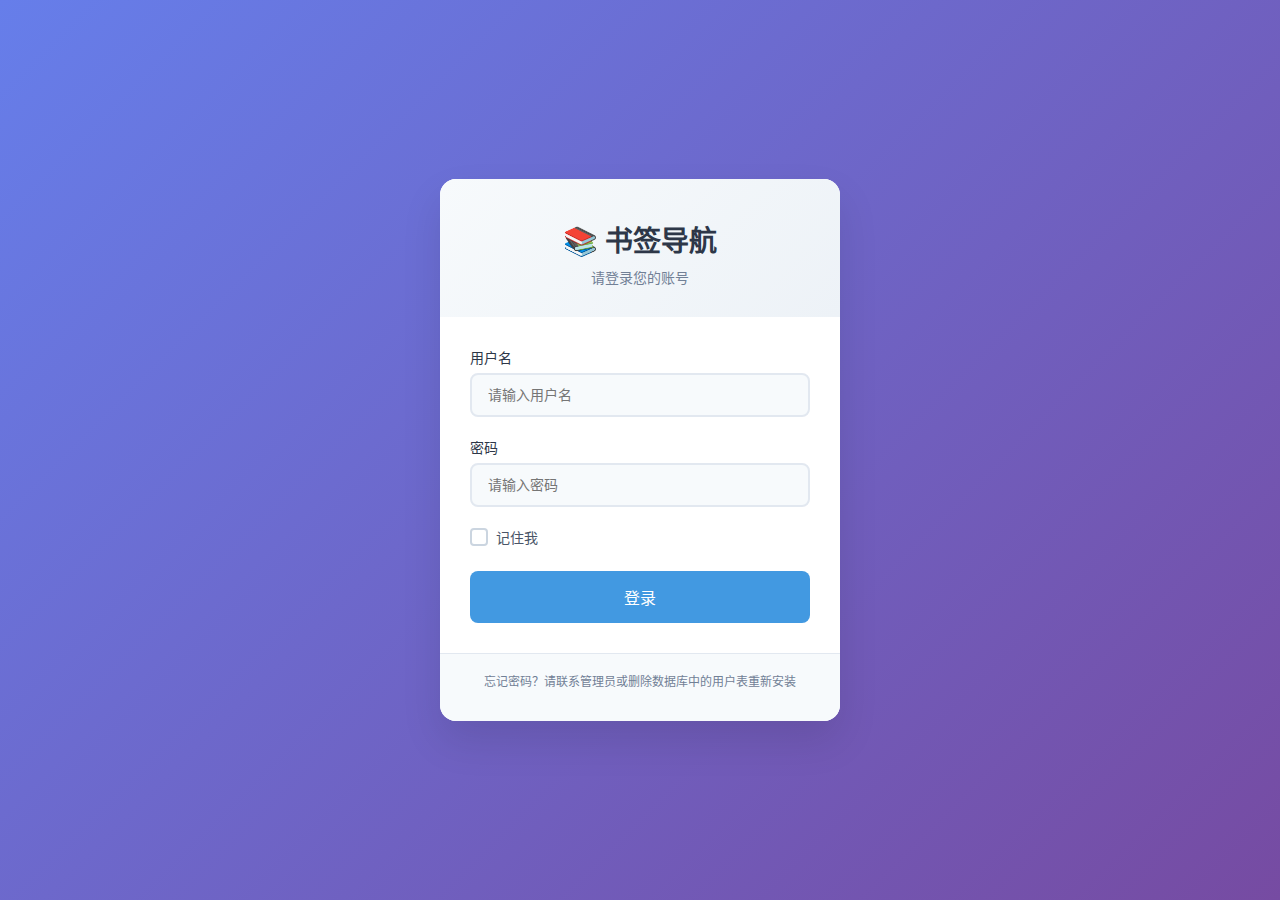
<file: dashboard.html>
<!DOCTYPE html>
<html lang="zh-CN">
<head>
    <meta charset="UTF-8">
    <meta name="viewport" content="width=device-width, initial-scale=1.0">
    <title>书签导航 - 管理后台</title>
    <style>
        * {
            margin: 0;
            padding: 0;
            box-sizing: border-box;
        }

        body {
            font-family: -apple-system, BlinkMacSystemFont, 'Segoe UI', Roboto, sans-serif;
            background-color: #f5f7fa;
            color: #333;
        }

        .header {
            background: white;
            box-shadow: 0 2px 4px rgba(0,0,0,0.1);
            padding: 1rem 2rem;
            display: flex;
            justify-content: space-between;
            align-items: center;
        }

        .logo {
            font-size: 1.5rem;
            font-weight: bold;
            color: #007cba;
        }

        .user-info {
            display: flex;
            align-items: center;
            gap: 1rem;
        }

        .user-name {
            font-weight: 500;
        }

        .btn {
            background: #007cba;
            color: white;
            border: none;
            padding: 0.5rem 1rem;
            border-radius: 4px;
            cursor: pointer;
            text-decoration: none;
            display: inline-block;
        }

        .btn:hover {
            background: #005a87;
        }

        .btn-secondary {
            background: #6c757d;
        }

        .btn-secondary:hover {
            background: #545b62;
        }

        .container {
            max-width: 1200px;
            margin: 2rem auto;
            padding: 0 2rem;
        }

        .dashboard-grid {
            display: grid;
            grid-template-columns: repeat(auto-fit, minmax(300px, 1fr));
            gap: 2rem;
            margin-bottom: 2rem;
        }

        .card {
            background: white;
            border-radius: 8px;
            padding: 1.5rem;
            box-shadow: 0 2px 4px rgba(0,0,0,0.1);
        }

        .card h3 {
            margin-bottom: 1rem;
            color: #333;
        }

        .stats {
            display: flex;
            justify-content: space-between;
            margin-bottom: 1rem;
        }

        .stat-item {
            text-align: center;
        }

        .stat-number {
            font-size: 2rem;
            font-weight: bold;
            color: #007cba;
        }

        .stat-label {
            font-size: 0.9rem;
            color: #666;
        }

        .quick-actions {
            display: flex;
            flex-wrap: wrap;
            gap: 1rem;
        }

        .action-btn {
            flex: 1;
            min-width: 120px;
            padding: 0.75rem;
            text-align: center;
        }

        .recent-list {
            list-style: none;
        }

        .recent-list li {
            padding: 0.5rem 0;
            border-bottom: 1px solid #eee;
            display: flex;
            justify-content: space-between;
            align-items: center;
        }

        .recent-list li:last-child {
            border-bottom: none;
        }

        .status {
            padding: 0.25rem 0.5rem;
            border-radius: 12px;
            font-size: 0.8rem;
            font-weight: 500;
        }

        .status-success {
            background: #d4edda;
            color: #155724;
        }

        .status-warning {
            background: #fff3cd;
            color: #856404;
        }

        .status-error {
            background: #f8d7da;
            color: #721c24;
        }

        .welcome-message {
            background: linear-gradient(135deg, #007cba, #0056b3);
            color: white;
            padding: 2rem;
            border-radius: 8px;
            margin-bottom: 2rem;
            text-align: center;
        }

        .welcome-message h2 {
            margin-bottom: 0.5rem;
        }

        @media (max-width: 768px) {
            .header {
                padding: 1rem;
                flex-direction: column;
                gap: 1rem;
            }

            .container {
                padding: 0 1rem;
            }

            .dashboard-grid {
                grid-template-columns: 1fr;
            }

            .quick-actions {
                flex-direction: column;
            }

            .action-btn {
                min-width: auto;
            }
        }
    </style>
</head>
<body>
    <header class="header">
        <div class="logo">📚 书签导航</div>
        <div class="user-info">
            <span class="user-name" id="user-name">加载中...</span>
            <button class="btn btn-secondary" onclick="logout()">退出登录</button>
        </div>
    </header>

    <div class="container">
        <div class="welcome-message">
            <h2>欢迎回来！</h2>
            <p>管理你的书签导航系统</p>
        </div>

        <div class="dashboard-grid">
            <!-- 统计卡片 -->
            <div class="card">
                <h3>📊 系统统计</h3>
                <div class="stats">
                    <div class="stat-item">
                        <div class="stat-number" id="bookmark-count">-</div>
                        <div class="stat-label">书签数量</div>
                    </div>
                    <div class="stat-item">
                        <div class="stat-number" id="category-count">-</div>
                        <div class="stat-label">分类数量</div>
                    </div>
                    <div class="stat-item">
                        <div class="stat-number" id="user-count">-</div>
                        <div class="stat-label">用户数量</div>
                    </div>
                </div>
                <button class="btn" onclick="refreshStats()">刷新统计</button>
            </div>

            <!-- 快速操作 -->
            <div class="card">
                <h3>⚡ 快速操作</h3>
                <div class="quick-actions">
                    <button class="btn action-btn" onclick="addBookmark()">添加书签</button>
                    <button class="btn action-btn" onclick="addCategory()">添加分类</button>
                    <button class="btn action-btn" onclick="importBookmarks()">导入书签</button>
                    <button class="btn action-btn" onclick="exportBookmarks()">导出书签</button>
                </div>
            </div>

            <!-- 系统状态 -->
            <div class="card">
                <h3>🔧 系统状态</h3>
                <ul class="recent-list">
                    <li>
                        <span>数据库连接</span>
                        <span class="status status-success" id="db-status">正常</span>
                    </li>
                    <li>
                        <span>系统版本</span>
                        <span>v1.0.0</span>
                    </li>
                    <li>
                        <span>最后更新</span>
                        <span id="last-update">-</span>
                    </li>
                </ul>
            </div>

            <!-- 最近活动 -->
            <div class="card">
                <h3>📝 最近活动</h3>
                <ul class="recent-list" id="recent-activities">
                    <li>系统初始化完成</li>
                    <li>管理员账号创建成功</li>
                    <li>数据库表创建完成</li>
                </ul>
            </div>
        </div>
    </div>

    <script src="/js/utils/database.js"></script>
    <script>
        // 检查登录状态
        function checkAuth() {
            const token = localStorage.getItem('auth_token');
            const userInfo = localStorage.getItem('user_info');

            if (!token || !userInfo) {
                alert('请先登录');
                window.location.href = '/login.html';
                return false;
            }

            try {
                const user = JSON.parse(userInfo);
                document.getElementById('user-name').textContent = user.username;
                return true;
            } catch (error) {
                console.error('用户信息解析失败:', error);
                logout();
                return false;
            }
        }

        // 退出登录
        function logout() {
            localStorage.removeItem('auth_token');
            localStorage.removeItem('user_info');
            localStorage.removeItem('remember_login');
            alert('已退出登录');
            window.location.href = '/login.html';
        }

        // 刷新统计数据
        async function refreshStats() {
            try {
                // 检查数据库状态
                const dbStatus = await window.dbMonitor.getStatusSummary();

                // 更新数据库状态显示
                const dbStatusEl = document.getElementById('db-status');
                if (dbStatus.status === 'healthy') {
                    dbStatusEl.textContent = '正常';
                    dbStatusEl.className = 'status status-success';
                } else if (dbStatus.status === 'incomplete') {
                    dbStatusEl.textContent = `不完整 (${dbStatus.completeness}%)`;
                    dbStatusEl.className = 'status status-warning';

                    // 自动跳转到修复页面
                    console.warn('检测到数据库不完整，准备自动跳转到修复页面');
                    setTimeout(() => {
                        if (confirm(`数据库不完整 (${dbStatus.completeness}%)，缺失表: ${dbStatus.missingTables ? dbStatus.missingTables.join(', ') : '未知'}\\n\\n是否立即修复？`)) {
                            const missingTables = dbStatus.missingTables || [];
                            const repairUrl = `/setup.html?mode=repair&missing=${encodeURIComponent(JSON.stringify(missingTables))}`;
                            window.location.href = repairUrl;
                        }
                    }, 1000); // 延迟1秒显示确认对话框
                } else {
                    dbStatusEl.textContent = '异常';
                    dbStatusEl.className = 'status status-error';
                }

                // 这里可以调用 API 获取真实统计数据
                // 暂时使用模拟数据
                document.getElementById('bookmark-count').textContent = '0';
                document.getElementById('category-count').textContent = '0';
                document.getElementById('user-count').textContent = '1';
                document.getElementById('last-update').textContent = new Date().toLocaleString();
            } catch (error) {
                console.error('刷新统计失败:', error);
                // 如果监控失败，显示错误状态
                const dbStatusEl = document.getElementById('db-status');
                dbStatusEl.textContent = '检查失败';
                dbStatusEl.className = 'status status-error';
            }
        }

        // 快速操作函数（暂时显示提示）
        function addBookmark() {
            alert('添加书签功能开发中...');
        }

        function addCategory() {
            alert('添加分类功能开发中...');
        }

        function importBookmarks() {
            alert('导入书签功能开发中...');
        }

        function exportBookmarks() {
            alert('导出书签功能开发中...');
        }

        // 页面加载时初始化
        document.addEventListener('DOMContentLoaded', () => {
            if (checkAuth()) {
                refreshStats();

                // 启动数据库监控
                window.dbMonitor.startMonitoring(60000, (result) => {
                    if (result.status === 'incomplete') {
                        console.warn('数据库监控检测到表缺失:', result.missingTables);

                        // 更新界面显示
                        refreshStats();

                        // 显示修复通知并提供自动跳转
                        if (result.missingTables && result.missingTables.length > 0) {
                            const notification = document.createElement('div');
                            notification.style.cssText = `
                                position: fixed;
                                top: 20px;
                                right: 20px;
                                background: #fff3cd;
                                border: 1px solid #ffeaa7;
                                padding: 15px;
                                border-radius: 8px;
                                box-shadow: 0 4px 12px rgba(0,0,0,0.15);
                                z-index: 1000;
                                max-width: 350px;
                            `;

                            const missingTablesStr = result.missingTables.join(', ');
                            const repairUrl = `/setup.html?mode=repair&missing=${encodeURIComponent(JSON.stringify(result.missingTables))}`;

                            notification.innerHTML = `
                                <h4 style="color: #856404; margin: 0 0 10px 0;">⚠️ 数据库监控警告</h4>
                                <p style="color: #856404; margin: 0 0 10px 0;">检测到缺失的数据库表: ${missingTablesStr}</p>
                                <p style="color: #856404; margin: 0 0 10px 0; font-size: 12px;">完整性: ${result.completeness}%</p>
                                <button onclick="window.location.href='${repairUrl}'; this.parentElement.remove();"
                                        style="background: #856404; color: white; border: none; padding: 8px 12px; border-radius: 4px; cursor: pointer; font-weight: bold;">
                                    🔧 立即修复
                                </button>
                                <button onclick="this.parentElement.remove();"
                                        style="background: #6c757d; color: white; border: none; padding: 8px 12px; border-radius: 4px; cursor: pointer; margin-left: 5px;">
                                    稍后处理
                                </button>
                            `;
                            document.body.appendChild(notification);

                            // 15秒后自动消失
                            setTimeout(() => {
                                if (notification.parentElement) {
                                    notification.remove();
                                }
                            }, 15000);
                        }
                    }
                });
            }
        });
    </script>
</body>
</html>
</file>
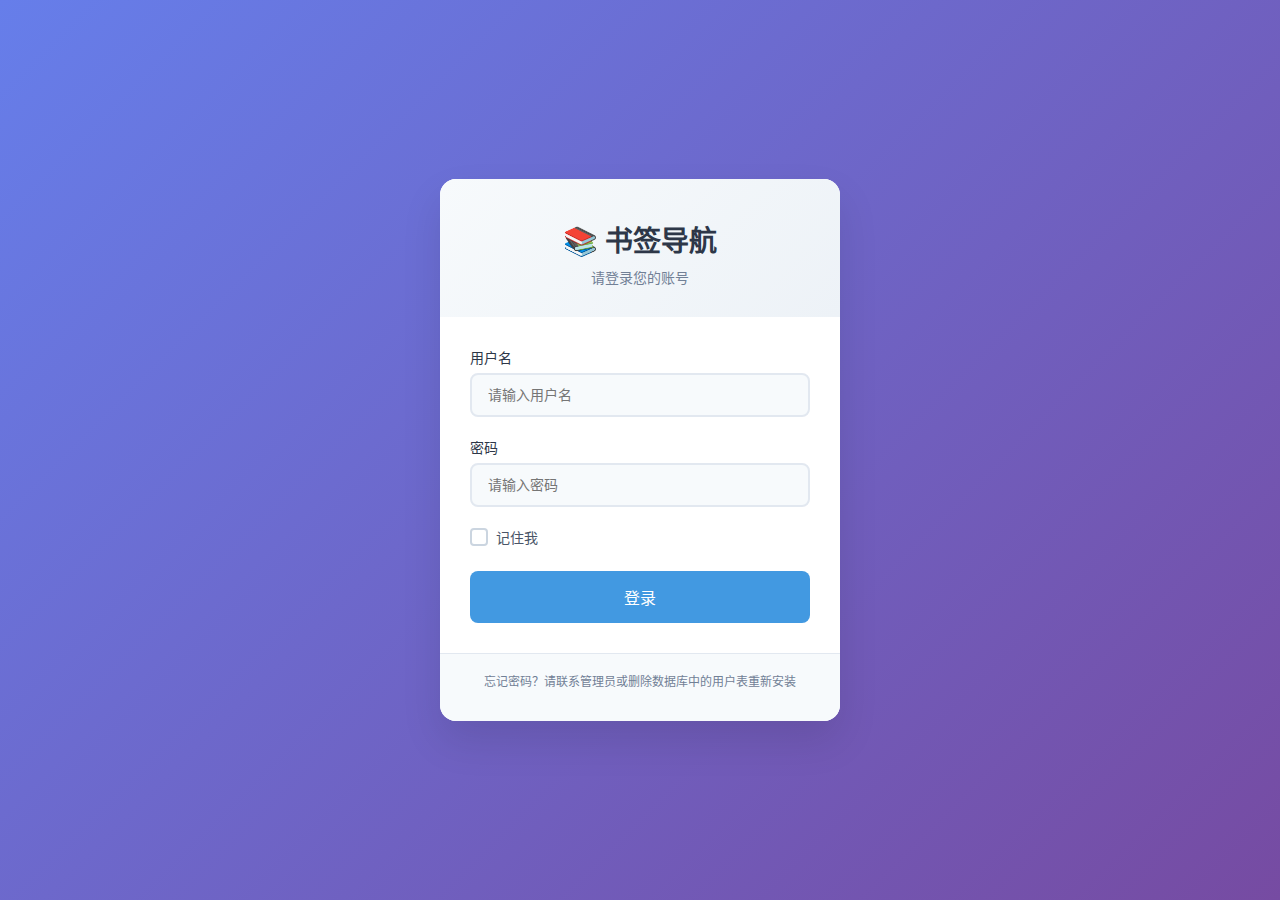
<file: login.html>
<!DOCTYPE html>
<html lang="zh-CN">
<head>
    <meta charset="UTF-8">
    <meta name="viewport" content="width=device-width, initial-scale=1.0">
    <title>登录 - 书签导航</title>
    <link rel="stylesheet" href="/css/login.css">
</head>
<body>
    <div class="login-container">
        <div class="login-card">
            <div class="login-header">
                <h1>📚 书签导航</h1>
                <p>请登录您的账号</p>
            </div>

            <form class="login-form" id="login-form">
                <div class="form-group">
                    <label for="username">用户名</label>
                    <input type="text" id="username" name="username" required
                           placeholder="请输入用户名" autocomplete="username">
                </div>

                <div class="form-group">
                    <label for="password">密码</label>
                    <input type="password" id="password" name="password" required
                           placeholder="请输入密码" autocomplete="current-password">
                </div>

                <div class="form-options">
                    <label class="checkbox-label">
                        <input type="checkbox" id="remember" name="remember">
                        <span class="checkmark"></span>
                        记住我
                    </label>
                </div>

                <button type="submit" class="login-btn" id="login-btn">
                    <span class="btn-text">登录</span>
                    <span class="btn-loading hidden">
                        <div class="spinner"></div>
                        登录中...
                    </span>
                </button>

                <div class="error-message hidden" id="error-message">
                    <div class="error-icon">⚠️</div>
                    <span id="error-text">登录失败，请检查用户名和密码</span>
                </div>
            </form>

            <div class="login-footer">
                <p>忘记密码？请联系管理员或删除数据库中的用户表重新安装</p>
            </div>
        </div>
    </div>

    <script src="/js/login.js"></script>
</body>
</html>
</file>
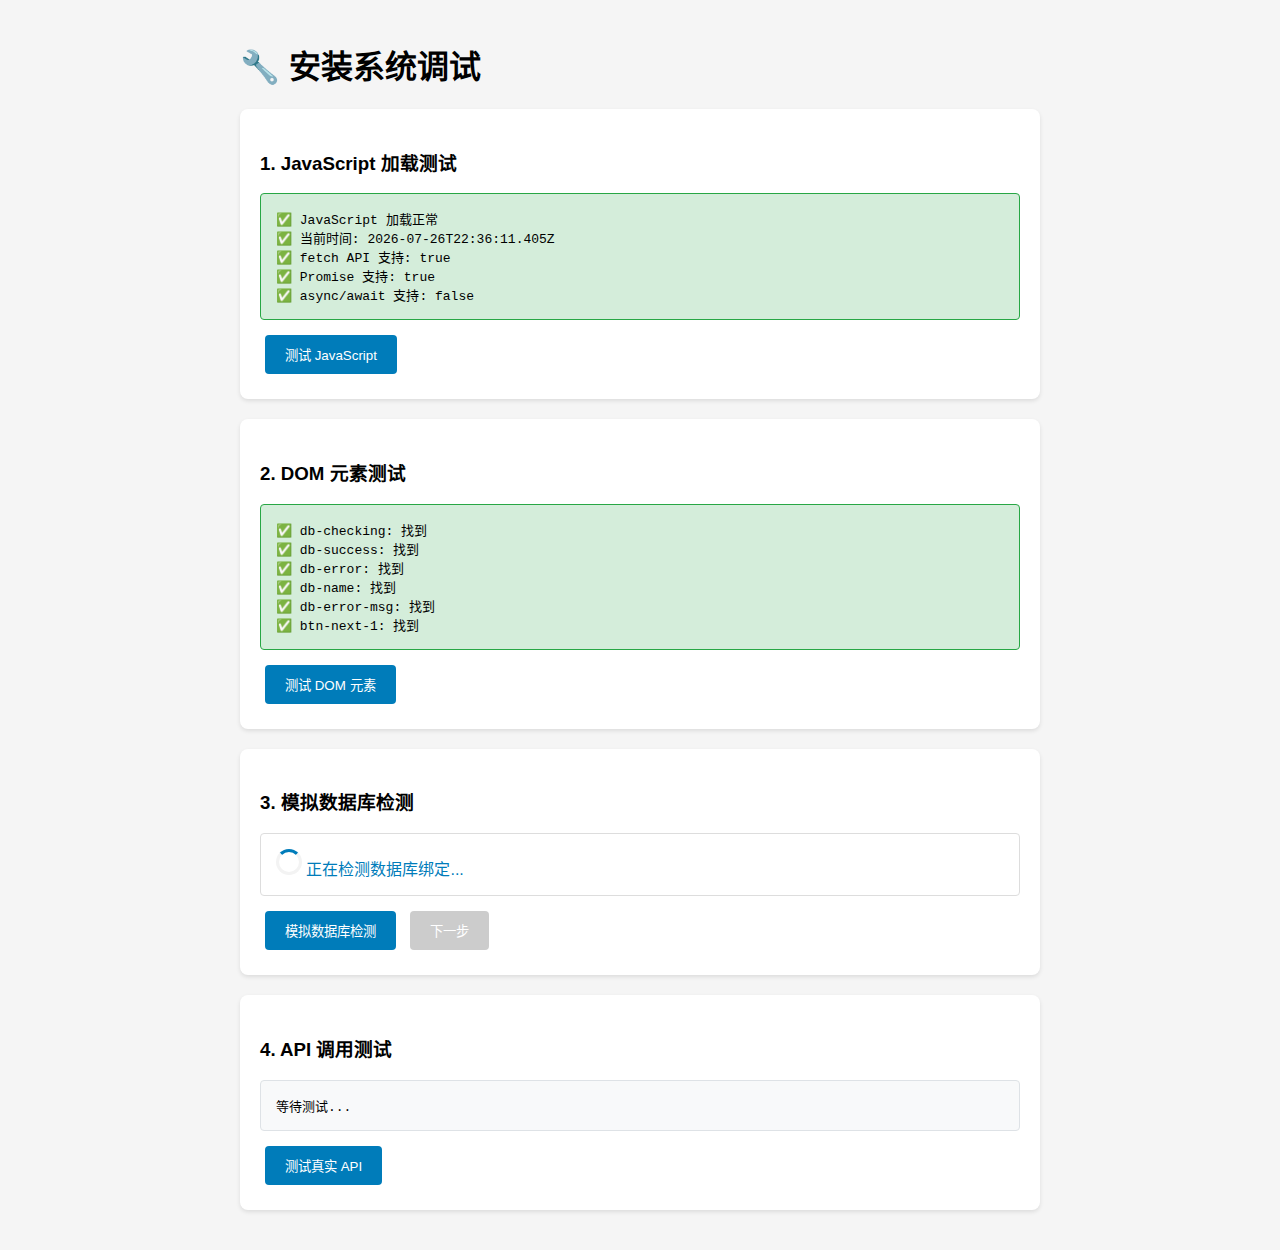
<file: setup-debug.html>
<!DOCTYPE html>
<html lang="zh-CN">
<head>
    <meta charset="UTF-8">
    <meta name="viewport" content="width=device-width, initial-scale=1.0">
    <title>安装调试页面</title>
    <style>
        body {
            font-family: Arial, sans-serif;
            max-width: 800px;
            margin: 0 auto;
            padding: 20px;
            background-color: #f5f5f5;
        }
        .debug-section {
            background: white;
            padding: 20px;
            margin: 20px 0;
            border-radius: 8px;
            box-shadow: 0 2px 4px rgba(0,0,0,0.1);
        }
        .btn {
            background: #007cba;
            color: white;
            border: none;
            padding: 10px 20px;
            border-radius: 4px;
            cursor: pointer;
            margin: 5px;
        }
        .btn:hover {
            background: #005a87;
        }
        .btn:disabled {
            background: #ccc;
            cursor: not-allowed;
        }
        .result {
            background: #f8f9fa;
            border: 1px solid #dee2e6;
            border-radius: 4px;
            padding: 15px;
            margin: 10px 0;
            white-space: pre-wrap;
            font-family: monospace;
            max-height: 300px;
            overflow-y: auto;
        }
        .success { border-color: #28a745; background-color: #d4edda; }
        .error { border-color: #dc3545; background-color: #f8d7da; }
        .loading { color: #007cba; }
        .status-box {
            border: 1px solid #ddd;
            border-radius: 4px;
            padding: 15px;
            margin: 10px 0;
        }
        .hidden { display: none; }
        .spinner {
            display: inline-block;
            width: 20px;
            height: 20px;
            border: 3px solid #f3f3f3;
            border-top: 3px solid #007cba;
            border-radius: 50%;
            animation: spin 1s linear infinite;
        }
        @keyframes spin {
            0% { transform: rotate(0deg); }
            100% { transform: rotate(360deg); }
        }
    </style>
</head>
<body>
    <h1>🔧 安装系统调试</h1>
    
    <div class="debug-section">
        <h3>1. JavaScript 加载测试</h3>
        <div id="js-status" class="result">检查中...</div>
        <button class="btn" onclick="testJavaScript()">测试 JavaScript</button>
    </div>

    <div class="debug-section">
        <h3>2. DOM 元素测试</h3>
        <div id="dom-status" class="result">检查中...</div>
        <button class="btn" onclick="testDOM()">测试 DOM 元素</button>
    </div>

    <div class="debug-section">
        <h3>3. 模拟数据库检测</h3>
        <div class="status-box">
            <div class="loading" id="db-checking">
                <div class="spinner"></div>
                <span>正在检测数据库绑定...</span>
            </div>
            <div class="success hidden" id="db-success">
                <div class="icon">✅</div>
                <div class="info">
                    <h3>数据库绑定成功</h3>
                    <p>数据库名称: <strong id="db-name">-</strong></p>
                </div>
            </div>
            <div class="error hidden" id="db-error">
                <div class="icon">❌</div>
                <div class="info">
                    <h3>数据库绑定失败</h3>
                    <p id="db-error-msg">错误信息</p>
                </div>
            </div>
        </div>
        <button class="btn" id="btn-test-db" onclick="testDatabaseCheck()">模拟数据库检测</button>
        <button class="btn" id="btn-next-1" onclick="alert('下一步按钮工作正常')" disabled>下一步</button>
    </div>

    <div class="debug-section">
        <h3>4. API 调用测试</h3>
        <div id="api-result" class="result">等待测试...</div>
        <button class="btn" onclick="testRealAPI()">测试真实 API</button>
    </div>

    <script>
        // 测试 JavaScript 基本功能
        function testJavaScript() {
            const statusEl = document.getElementById('js-status');
            try {
                statusEl.textContent = '✅ JavaScript 加载正常\n';
                statusEl.textContent += `✅ 当前时间: ${new Date().toISOString()}\n`;
                statusEl.textContent += `✅ fetch API 支持: ${typeof fetch !== 'undefined'}\n`;
                statusEl.textContent += `✅ Promise 支持: ${typeof Promise !== 'undefined'}\n`;
                statusEl.textContent += `✅ async/await 支持: ${typeof async !== 'undefined'}\n`;
                statusEl.className = 'result success';
            } catch (error) {
                statusEl.textContent = `❌ JavaScript 错误: ${error.message}`;
                statusEl.className = 'result error';
            }
        }

        // 测试 DOM 元素
        function testDOM() {
            const statusEl = document.getElementById('dom-status');
            const elements = [
                'db-checking',
                'db-success', 
                'db-error',
                'db-name',
                'db-error-msg',
                'btn-next-1'
            ];

            let result = '';
            let allFound = true;

            elements.forEach(id => {
                const el = document.getElementById(id);
                if (el) {
                    result += `✅ ${id}: 找到\n`;
                } else {
                    result += `❌ ${id}: 未找到\n`;
                    allFound = false;
                }
            });

            statusEl.textContent = result;
            statusEl.className = allFound ? 'result success' : 'result error';
        }

        // 模拟数据库检测过程
        async function testDatabaseCheck() {
            const checkingEl = document.getElementById('db-checking');
            const successEl = document.getElementById('db-success');
            const errorEl = document.getElementById('db-error');
            const nextBtn = document.getElementById('btn-next-1');

            console.log('开始模拟数据库检测...');

            // 显示检测状态
            checkingEl.classList.remove('hidden');
            successEl.classList.add('hidden');
            errorEl.classList.add('hidden');
            nextBtn.disabled = true;

            // 模拟检测过程
            await new Promise(resolve => setTimeout(resolve, 2000));

            try {
                // 模拟成功
                document.getElementById('db-name').textContent = 'D1 Database';
                
                checkingEl.classList.add('hidden');
                successEl.classList.remove('hidden');
                nextBtn.disabled = false;
                
                console.log('模拟检测成功');
            } catch (error) {
                console.error('模拟检测失败:', error);
                
                checkingEl.classList.add('hidden');
                errorEl.classList.remove('hidden');
                document.getElementById('db-error-msg').textContent = error.message;
            }
        }

        // 测试真实 API
        async function testRealAPI() {
            const resultEl = document.getElementById('api-result');
            resultEl.textContent = '🔍 正在测试真实 API...';
            resultEl.className = 'result loading';

            try {
                const response = await fetch('/api/setup/check-database', {
                    method: 'GET',
                    headers: {
                        'Content-Type': 'application/json'
                    }
                });

                const result = await response.json();
                
                resultEl.textContent = `✅ API 调用成功:\n${JSON.stringify(result, null, 2)}`;
                resultEl.className = 'result success';

            } catch (error) {
                resultEl.textContent = `❌ API 调用失败:\n${error.message}`;
                resultEl.className = 'result error';
            }
        }

        // 页面加载完成后自动测试
        document.addEventListener('DOMContentLoaded', () => {
            console.log('页面加载完成');
            testJavaScript();
            testDOM();
        });
    </script>
</body>
</html>
</file>
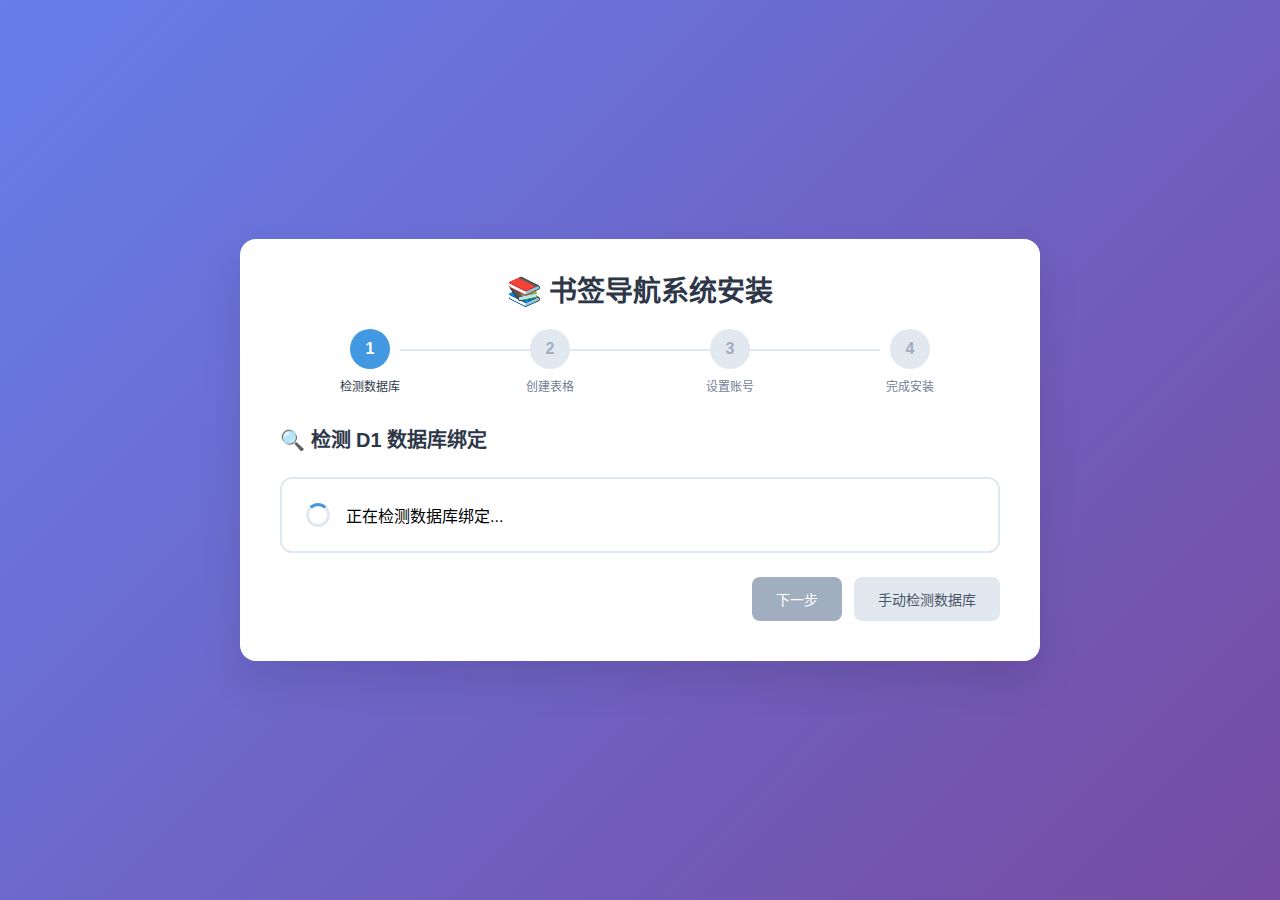
<file: setup.html>
<!DOCTYPE html>
<html lang="zh-CN">
<head>
    <meta charset="UTF-8">
    <meta name="viewport" content="width=device-width, initial-scale=1.0">
    <title>系统安装 - 书签导航</title>
    <link rel="stylesheet" href="/css/setup.css">
</head>
<body>
    <div class="setup-container">
        <div class="setup-card">
            <h1>📚 书签导航系统安装</h1>

            <!-- 步骤指示器 -->
            <div class="steps">
                <div class="step active" id="step1">
                    <span class="step-number">1</span>
                    <span class="step-text">检测数据库</span>
                </div>
                <div class="step" id="step2">
                    <span class="step-number">2</span>
                    <span class="step-text">创建表格</span>
                </div>
                <div class="step" id="step3">
                    <span class="step-number">3</span>
                    <span class="step-text">设置账号</span>
                </div>
                <div class="step" id="step4">
                    <span class="step-number">4</span>
                    <span class="step-text">完成安装</span>
                </div>
            </div>

            <!-- 安装内容区域 -->
            <div class="setup-content">

                <!-- 步骤1: 检测数据库绑定 -->
                <div class="setup-step" id="content-step1">
                    <h2>🔍 检测 D1 数据库绑定</h2>
                    <div class="status-box">
                        <div class="loading" id="db-checking">
                            <div class="spinner"></div>
                            <span>正在检测数据库绑定...</span>
                        </div>
                        <div class="success hidden" id="db-success">
                            <div class="icon">✅</div>
                            <div class="info">
                                <h3>数据库绑定成功</h3>
                                <p>数据库名称: <strong id="db-name">-</strong></p>
                                <p>绑定状态: <span class="status-ok">已连接</span></p>
                            </div>
                        </div>
                        <div class="error hidden" id="db-error">
                            <div class="icon">❌</div>
                            <div class="info">
                                <h3>数据库绑定失败</h3>
                                <p id="db-error-msg">请确保已在 Cloudflare Pages 中绑定 D1 数据库</p>
                                <button class="btn-retry" onclick="checkDatabase()">重新检测</button>
                            </div>
                        </div>
                    </div>
                    <div class="step-actions">
                        <button class="btn-primary" id="btn-next-1" onclick="nextStep(2)" disabled>下一步</button>
                        <button class="btn-secondary" onclick="manualCheckDatabase()">手动检测数据库</button>
                    </div>
                </div>

                <!-- 步骤2: 创建数据库表格 -->
                <div class="setup-step hidden" id="content-step2">
                    <h2>🗄️ 创建数据库表格</h2>
                    <div class="table-creation">
                        <div class="table-item">
                            <span class="table-name">users (用户表)</span>
                            <span class="table-status" id="users-status">⏳ 等待创建</span>
                        </div>
                        <div class="table-item">
                            <span class="table-name">categories (分类表)</span>
                            <span class="table-status" id="categories-status">⏳ 等待创建</span>
                        </div>
                        <div class="table-item">
                            <span class="table-name">bookmarks (书签表)</span>
                            <span class="table-status" id="bookmarks-status">⏳ 等待创建</span>
                        </div>
                    </div>
                    <div class="creation-log">
                        <h4>创建日志:</h4>
                        <div class="log-content" id="creation-log"></div>
                    </div>
                    <div class="step-actions">
                        <button class="btn-secondary" onclick="prevStep(1)">上一步</button>
                        <button class="btn-primary" id="btn-create-tables" onclick="createTables()">创建表格</button>
                        <button class="btn-primary hidden" id="btn-next-2" onclick="nextStep(3)">下一步</button>
                    </div>
                </div>

                <!-- 步骤3: 设置管理员账号 -->
                <div class="setup-step hidden" id="content-step3">
                    <h2>👤 设置管理员账号</h2>
                    <form class="admin-form" id="admin-form">
                        <div class="form-group">
                            <label for="admin-username">管理员用户名:</label>
                            <input type="text" id="admin-username" name="username" required
                                   placeholder="请输入管理员用户名" minlength="3" maxlength="20">
                            <small>用户名长度 3-20 个字符</small>
                        </div>
                        <div class="form-group">
                            <label for="admin-password">管理员密码:</label>
                            <input type="password" id="admin-password" name="password" required
                                   placeholder="请输入管理员密码" minlength="6">
                            <small>密码至少 6 个字符</small>
                        </div>
                        <div class="form-group">
                            <label for="admin-password-confirm">确认密码:</label>
                            <input type="password" id="admin-password-confirm" name="passwordConfirm" required
                                   placeholder="请再次输入密码">
                        </div>
                        <div class="form-group">
                            <label for="admin-email">邮箱 (可选):</label>
                            <input type="email" id="admin-email" name="email"
                                   placeholder="用于密码找回">
                        </div>
                    </form>
                    <div class="step-actions">
                        <button class="btn-secondary" onclick="prevStep(2)">上一步</button>
                        <button class="btn-primary" id="btn-create-admin" onclick="createAdmin()">创建管理员</button>
                    </div>
                </div>

                <!-- 步骤4: 安装完成 -->
                <div class="setup-step hidden" id="content-step4">
                    <h2>🎉 安装完成</h2>
                    <div class="success-info">
                        <div class="success-icon">✨</div>
                        <h3>恭喜！系统安装成功</h3>
                        <div class="install-summary">
                            <p>✅ 数据库连接成功</p>
                            <p>✅ 数据表创建完成</p>
                            <p>✅ 管理员账号设置完成</p>
                        </div>
                        <div class="next-steps">
                            <h4>接下来你可以:</h4>
                            <ul>
                                <li>登录管理后台添加书签分类</li>
                                <li>导入现有书签数据</li>
                                <li>自定义网站外观</li>
                            </ul>
                        </div>
                    </div>
                    <div class="step-actions">
                        <button class="btn-primary btn-large" onclick="goToLogin()">前往登录</button>
                    </div>
                </div>

            </div>
        </div>
    </div>

    <script>
        // 简化的安装管理器
        let currentStep = 1;
        let dbInfo = null;

        // 手动检测数据库
        async function manualCheckDatabase() {
            console.log('手动检测数据库...');

            try {
                const response = await fetch('/api/setup/check-database');
                const result = await response.json();

                console.log('数据库检测结果:', result);

                if (result.success) {
                    // 成功
                    document.getElementById('db-checking').classList.add('hidden');
                    document.getElementById('db-success').classList.remove('hidden');
                    document.getElementById('db-error').classList.add('hidden');
                    document.getElementById('db-name').textContent = result.data.name || 'D1 Database';
                    document.getElementById('btn-next-1').disabled = false;
                    dbInfo = result.data;
                    alert('数据库检测成功！');
                } else {
                    throw new Error(result.message || '检测失败');
                }
            } catch (error) {
                console.error('检测失败:', error);
                document.getElementById('db-checking').classList.add('hidden');
                document.getElementById('db-success').classList.add('hidden');
                document.getElementById('db-error').classList.remove('hidden');
                document.getElementById('db-error-msg').textContent = error.message;
                alert('数据库检测失败: ' + error.message);
            }
        }

        // 自动检测数据库（页面加载后）
        async function autoCheckDatabase() {
            // 延迟3秒后自动检测
            setTimeout(async () => {
                try {
                    await manualCheckDatabase();
                } catch (error) {
                    console.log('自动检测失败，请手动点击检测按钮');
                }
            }, 3000);
        }

        // 步骤导航
        function nextStep(step) {
            hideAllSteps();
            showStep(step);
            updateStepIndicator(step);
            currentStep = step;
        }

        function prevStep(step) {
            hideAllSteps();
            showStep(step);
            updateStepIndicator(step);
            currentStep = step;
        }

        function hideAllSteps() {
            for (let i = 1; i <= 4; i++) {
                document.getElementById(`content-step${i}`).classList.add('hidden');
            }
        }

        function showStep(step) {
            document.getElementById(`content-step${step}`).classList.remove('hidden');
        }

        function updateStepIndicator(currentStep) {
            for (let i = 1; i <= 4; i++) {
                const stepEl = document.getElementById(`step${i}`);
                stepEl.classList.remove('active', 'completed');

                if (i < currentStep) {
                    stepEl.classList.add('completed');
                } else if (i === currentStep) {
                    stepEl.classList.add('active');
                }
            }
        }

        // 创建表格
        async function createTables() {
            const createBtn = document.getElementById('btn-create-tables');
            const nextBtn = document.getElementById('btn-next-2');

            createBtn.disabled = true;
            createBtn.textContent = '创建中...';

            const tables = [
                {
                    name: 'users',
                    sql: `CREATE TABLE IF NOT EXISTS users (
                        id INTEGER PRIMARY KEY AUTOINCREMENT,
                        username TEXT UNIQUE NOT NULL,
                        password TEXT NOT NULL,
                        email TEXT,
                        role TEXT DEFAULT 'admin',
                        created_at DATETIME DEFAULT CURRENT_TIMESTAMP,
                        updated_at DATETIME DEFAULT CURRENT_TIMESTAMP
                    )`
                },
                {
                    name: 'categories',
                    sql: `CREATE TABLE IF NOT EXISTS categories (
                        id INTEGER PRIMARY KEY AUTOINCREMENT,
                        name TEXT NOT NULL,
                        description TEXT,
                        icon TEXT,
                        sort_order INTEGER DEFAULT 0,
                        created_at DATETIME DEFAULT CURRENT_TIMESTAMP
                    )`
                },
                {
                    name: 'bookmarks',
                    sql: `CREATE TABLE IF NOT EXISTS bookmarks (
                        id INTEGER PRIMARY KEY AUTOINCREMENT,
                        title TEXT NOT NULL,
                        url TEXT NOT NULL,
                        description TEXT,
                        icon TEXT,
                        category_id INTEGER,
                        sort_order INTEGER DEFAULT 0,
                        is_featured BOOLEAN DEFAULT 0,
                        created_at DATETIME DEFAULT CURRENT_TIMESTAMP,
                        updated_at DATETIME DEFAULT CURRENT_TIMESTAMP,
                        FOREIGN KEY (category_id) REFERENCES categories (id)
                    )`
                }
            ];

            let successCount = 0;

            for (const table of tables) {
                try {
                    document.getElementById(`${table.name}-status`).textContent = '⏳ 创建中...';

                    const response = await fetch('/api/setup/create-table', {
                        method: 'POST',
                        headers: {
                            'Content-Type': 'application/json'
                        },
                        body: JSON.stringify({
                            tableName: table.name,
                            sql: table.sql
                        })
                    });

                    const result = await response.json();

                    if (result.success) {
                        document.getElementById(`${table.name}-status`).textContent = '✅ 创建成功';
                        successCount++;
                    } else {
                        throw new Error(result.message || '创建失败');
                    }

                    await new Promise(resolve => setTimeout(resolve, 500));

                } catch (error) {
                    document.getElementById(`${table.name}-status`).textContent = '❌ 创建失败';
                    console.error(`表格 ${table.name} 创建失败:`, error);
                }
            }

            createBtn.textContent = '创建表格';
            createBtn.disabled = false;

            if (successCount === tables.length) {
                createBtn.classList.add('hidden');
                nextBtn.classList.remove('hidden');
                alert('所有表格创建完成！');
            } else {
                alert(`创建完成，成功: ${successCount}/${tables.length}`);
            }
        }

        // 创建管理员
        async function createAdmin() {
            const form = document.getElementById('admin-form');
            const formData = new FormData(form);
            const createBtn = document.getElementById('btn-create-admin');

            const username = formData.get('username');
            const password = formData.get('password');
            const passwordConfirm = formData.get('passwordConfirm');
            const email = formData.get('email');

            if (!username || username.length < 3) {
                alert('用户名至少需要3个字符');
                return;
            }

            if (!password || password.length < 6) {
                alert('密码至少需要6个字符');
                return;
            }

            if (password !== passwordConfirm) {
                alert('两次输入的密码不一致');
                return;
            }

            createBtn.disabled = true;
            createBtn.textContent = '创建中...';

            try {
                const response = await fetch('/api/setup/create-admin', {
                    method: 'POST',
                    headers: {
                        'Content-Type': 'application/json'
                    },
                    body: JSON.stringify({
                        username,
                        password,
                        email
                    })
                });

                const result = await response.json();

                if (result.success) {
                    alert('管理员账号创建成功！');
                    nextStep(4);
                } else {
                    throw new Error(result.message || '管理员账号创建失败');
                }

            } catch (error) {
                console.error('创建管理员失败:', error);
                alert('创建管理员失败: ' + error.message);
            } finally {
                createBtn.disabled = false;
                createBtn.textContent = '创建管理员';
            }
        }

        // 前往登录页面
        function goToLogin() {
            window.location.href = '/login.html';
        }

        // 兼容原有的函数调用
        function checkDatabase() {
            manualCheckDatabase();
        }

        // 页面加载完成后自动检测数据库
        document.addEventListener('DOMContentLoaded', () => {
            console.log('页面加载完成，3秒后自动检测数据库...');
            autoCheckDatabase();
        });
    </script>
</body>
</html>
</file>
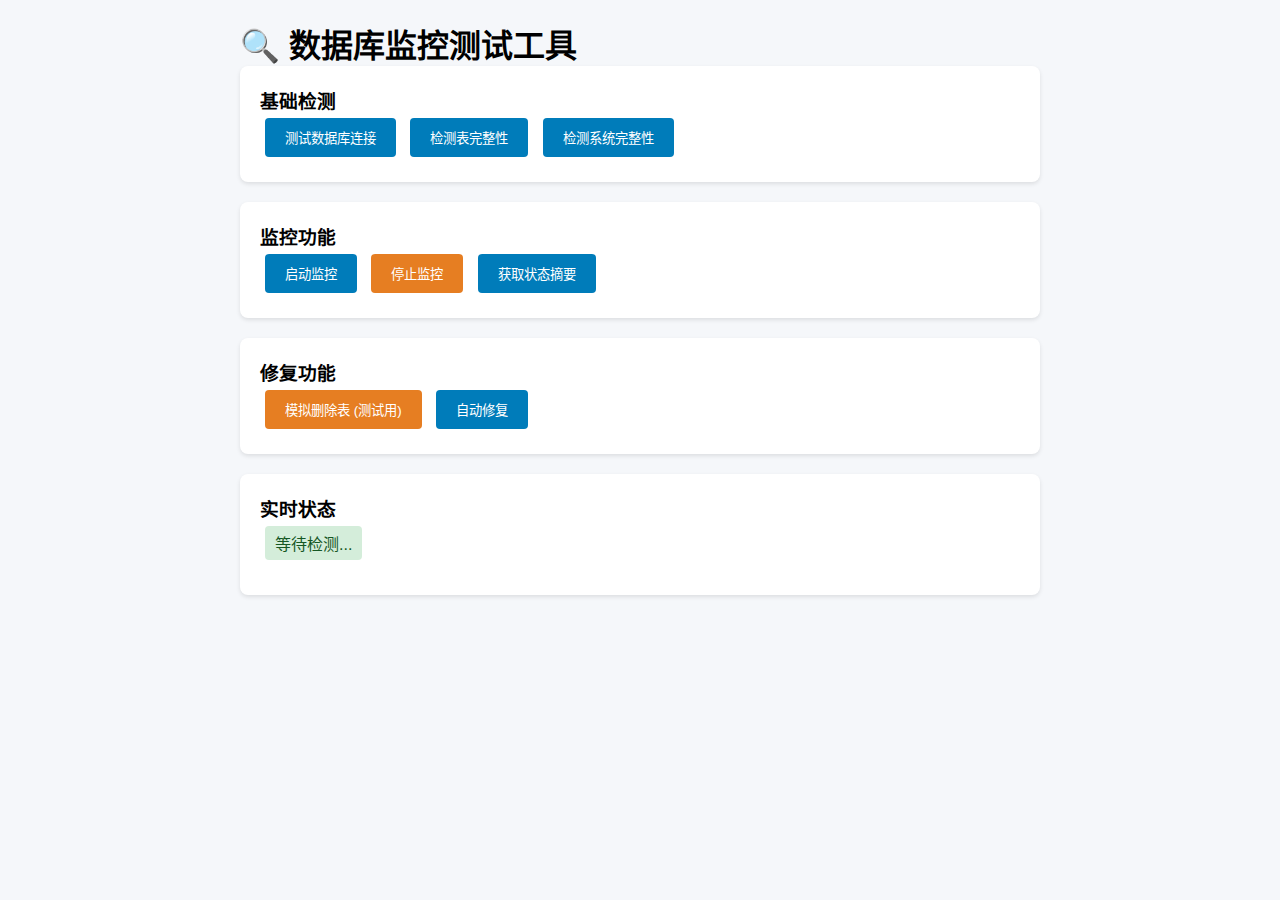
<file: test-monitor.html>
<!DOCTYPE html>
<html lang="zh-CN">
<head>
    <meta charset="UTF-8">
    <meta name="viewport" content="width=device-width, initial-scale=1.0">
    <title>数据库监控测试</title>
    <style>
        * {
            margin: 0;
            padding: 0;
            box-sizing: border-box;
        }

        body {
            font-family: -apple-system, BlinkMacSystemFont, 'Segoe UI', Roboto, sans-serif;
            background-color: #f5f7fa;
            padding: 20px;
        }

        .container {
            max-width: 800px;
            margin: 0 auto;
        }

        .card {
            background: white;
            border-radius: 8px;
            padding: 20px;
            margin-bottom: 20px;
            box-shadow: 0 2px 4px rgba(0,0,0,0.1);
        }

        .btn {
            background: #007cba;
            color: white;
            border: none;
            padding: 10px 20px;
            border-radius: 4px;
            cursor: pointer;
            margin: 5px;
        }

        .btn:hover {
            background: #005a87;
        }

        .btn-warning {
            background: #e67e22;
        }

        .btn-warning:hover {
            background: #d35400;
        }

        .result {
            background: #f8f9fa;
            border: 1px solid #dee2e6;
            border-radius: 4px;
            padding: 15px;
            margin-top: 10px;
            white-space: pre-wrap;
            font-family: monospace;
            font-size: 14px;
        }

        .status {
            padding: 5px 10px;
            border-radius: 4px;
            font-weight: 500;
            display: inline-block;
            margin: 5px;
        }

        .status-healthy {
            background: #d4edda;
            color: #155724;
        }

        .status-incomplete {
            background: #fff3cd;
            color: #856404;
        }

        .status-error {
            background: #f8d7da;
            color: #721c24;
        }
    </style>
</head>
<body>
    <div class="container">
        <h1>🔍 数据库监控测试工具</h1>
        
        <div class="card">
            <h3>基础检测</h3>
            <button class="btn" onclick="testConnection()">测试数据库连接</button>
            <button class="btn" onclick="testTables()">检测表完整性</button>
            <button class="btn" onclick="testSystemIntegrity()">检测系统完整性</button>
            <div id="basic-result" class="result" style="display: none;"></div>
        </div>

        <div class="card">
            <h3>监控功能</h3>
            <button class="btn" onclick="startMonitoring()">启动监控</button>
            <button class="btn btn-warning" onclick="stopMonitoring()">停止监控</button>
            <button class="btn" onclick="getStatus()">获取状态摘要</button>
            <div id="monitor-result" class="result" style="display: none;"></div>
        </div>

        <div class="card">
            <h3>修复功能</h3>
            <button class="btn btn-warning" onclick="simulateTableDrop()">模拟删除表 (测试用)</button>
            <button class="btn" onclick="autoRepair()">自动修复</button>
            <div id="repair-result" class="result" style="display: none;"></div>
        </div>

        <div class="card">
            <h3>实时状态</h3>
            <div id="status-display">
                <span class="status status-healthy">等待检测...</span>
            </div>
            <div id="status-details" style="margin-top: 10px; font-size: 14px; color: #666;"></div>
        </div>
    </div>

    <script src="/js/utils/database.js"></script>
    <script>
        let monitoringActive = false;

        // 显示结果
        function showResult(containerId, data) {
            const container = document.getElementById(containerId);
            container.style.display = 'block';
            container.textContent = JSON.stringify(data, null, 2);
        }

        // 测试数据库连接
        async function testConnection() {
            try {
                const result = await window.dbMonitor.checkConnection();
                showResult('basic-result', result);
            } catch (error) {
                showResult('basic-result', { error: error.message });
            }
        }

        // 测试表完整性
        async function testTables() {
            try {
                const result = await window.dbMonitor.checkTables();
                showResult('basic-result', result);
            } catch (error) {
                showResult('basic-result', { error: error.message });
            }
        }

        // 测试系统完整性
        async function testSystemIntegrity() {
            try {
                const result = await window.dbMonitor.checkSystemIntegrity();
                showResult('basic-result', result);
                updateStatusDisplay(result);
            } catch (error) {
                showResult('basic-result', { error: error.message });
            }
        }

        // 启动监控
        function startMonitoring() {
            if (monitoringActive) {
                alert('监控已在运行');
                return;
            }

            window.dbMonitor.startMonitoring(10000, (result) => {
                console.log('监控回调:', result);
                updateStatusDisplay(result);
                
                const monitorResult = document.getElementById('monitor-result');
                monitorResult.style.display = 'block';
                monitorResult.textContent = `监控更新 ${new Date().toLocaleTimeString()}:\n${JSON.stringify(result, null, 2)}`;
            });

            monitoringActive = true;
            showResult('monitor-result', { message: '监控已启动，检查间隔: 10秒' });
        }

        // 停止监控
        function stopMonitoring() {
            window.dbMonitor.stopMonitoring();
            monitoringActive = false;
            showResult('monitor-result', { message: '监控已停止' });
        }

        // 获取状态摘要
        async function getStatus() {
            try {
                const result = await window.dbMonitor.getStatusSummary();
                showResult('monitor-result', result);
                updateStatusDisplay(result);
            } catch (error) {
                showResult('monitor-result', { error: error.message });
            }
        }

        // 自动修复
        async function autoRepair() {
            try {
                const result = await window.dbMonitor.autoRepair();
                showResult('repair-result', { 
                    message: result ? '修复已启动' : '无需修复或用户取消',
                    repairStarted: result 
                });
            } catch (error) {
                showResult('repair-result', { error: error.message });
            }
        }

        // 模拟删除表（仅用于测试）
        async function simulateTableDrop() {
            if (!confirm('这将删除 categories 表用于测试修复功能。确定继续吗？')) {
                return;
            }

            try {
                // 注意：这只是一个模拟，实际不会删除表
                alert('模拟功能：在真实环境中，这会删除一个表来测试修复功能。\n\n请手动删除一个表来测试修复功能。');
                showResult('repair-result', { 
                    message: '模拟删除表完成，请刷新页面检测状态' 
                });
            } catch (error) {
                showResult('repair-result', { error: error.message });
            }
        }

        // 更新状态显示
        function updateStatusDisplay(status) {
            const statusDisplay = document.getElementById('status-display');
            const statusDetails = document.getElementById('status-details');

            let statusClass, statusText;
            
            switch (status.status) {
                case 'healthy':
                    statusClass = 'status-healthy';
                    statusText = '✅ 数据库健康';
                    break;
                case 'incomplete':
                    statusClass = 'status-incomplete';
                    statusText = `⚠️ 数据库不完整 (${status.completeness}%)`;
                    break;
                case 'error':
                    statusClass = 'status-error';
                    statusText = '❌ 数据库错误';
                    break;
                default:
                    statusClass = 'status-error';
                    statusText = '❓ 状态未知';
            }

            statusDisplay.innerHTML = `<span class="status ${statusClass}">${statusText}</span>`;
            statusDetails.textContent = `消息: ${status.message} | 更新时间: ${new Date().toLocaleString()}`;

            if (status.missingTables && status.missingTables.length > 0) {
                statusDetails.textContent += ` | 缺失表: ${status.missingTables.join(', ')}`;
            }
        }

        // 页面加载时初始化
        document.addEventListener('DOMContentLoaded', () => {
            console.log('数据库监控测试页面已加载');
            
            // 自动检测一次状态
            setTimeout(() => {
                testSystemIntegrity();
            }, 1000);
        });
    </script>
</body>
</html>
</file>
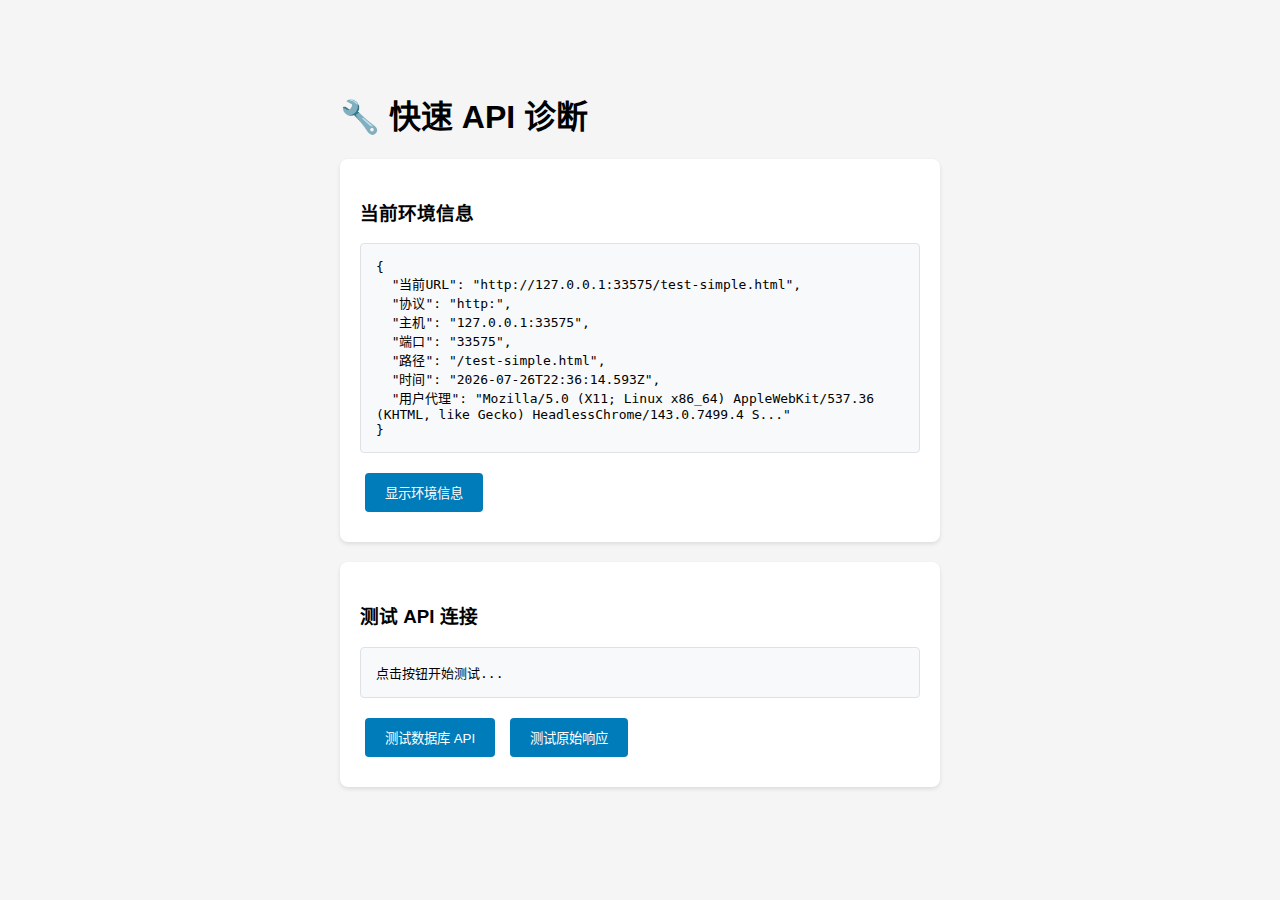
<file: test-simple.html>
<!DOCTYPE html>
<html lang="zh-CN">
<head>
    <meta charset="UTF-8">
    <meta name="viewport" content="width=device-width, initial-scale=1.0">
    <title>简单 API 测试</title>
    <style>
        body {
            font-family: Arial, sans-serif;
            max-width: 600px;
            margin: 50px auto;
            padding: 20px;
            background-color: #f5f5f5;
        }
        .test-box {
            background: white;
            padding: 20px;
            border-radius: 8px;
            margin: 20px 0;
            box-shadow: 0 2px 4px rgba(0,0,0,0.1);
        }
        .btn {
            background: #007cba;
            color: white;
            border: none;
            padding: 10px 20px;
            border-radius: 4px;
            cursor: pointer;
            margin: 10px 5px;
        }
        .btn:hover {
            background: #005a87;
        }
        .result {
            background: #f8f9fa;
            border: 1px solid #dee2e6;
            border-radius: 4px;
            padding: 15px;
            margin: 10px 0;
            white-space: pre-wrap;
            font-family: monospace;
            max-height: 400px;
            overflow-y: auto;
        }
        .success { border-color: #28a745; background-color: #d4edda; }
        .error { border-color: #dc3545; background-color: #f8d7da; }
        .loading { color: #007cba; }
    </style>
</head>
<body>
    <h1>🔧 快速 API 诊断</h1>
    
    <div class="test-box">
        <h3>当前环境信息</h3>
        <div id="env-info" class="result"></div>
        <button class="btn" onclick="showEnvInfo()">显示环境信息</button>
    </div>

    <div class="test-box">
        <h3>测试 API 连接</h3>
        <div id="api-result" class="result">点击按钮开始测试...</div>
        <button class="btn" onclick="testAPI()">测试数据库 API</button>
        <button class="btn" onclick="testRawAPI()">测试原始响应</button>
    </div>

    <script>
        function showEnvInfo() {
            const info = {
                '当前URL': window.location.href,
                '协议': window.location.protocol,
                '主机': window.location.host,
                '端口': window.location.port || '默认端口',
                '路径': window.location.pathname,
                '时间': new Date().toISOString(),
                '用户代理': navigator.userAgent.substring(0, 100) + '...'
            };
            
            document.getElementById('env-info').textContent = JSON.stringify(info, null, 2);
        }

        async function testAPI() {
            const resultEl = document.getElementById('api-result');
            resultEl.textContent = '🔍 正在测试 API...';
            resultEl.className = 'result loading';

            try {
                console.log('开始测试 API...');
                
                const response = await fetch('/api/setup/check-database', {
                    method: 'GET',
                    headers: {
                        'Content-Type': 'application/json'
                    }
                });

                console.log('收到响应:', response);
                console.log('响应状态:', response.status);
                console.log('响应头:', Object.fromEntries(response.headers));

                const contentType = response.headers.get('content-type');
                console.log('Content-Type:', contentType);

                // 先获取原始文本
                const responseText = await response.text();
                console.log('响应文本:', responseText);

                let result = {
                    status: response.status,
                    statusText: response.statusText,
                    contentType: contentType,
                    headers: Object.fromEntries(response.headers),
                    responseText: responseText
                };

                // 尝试解析 JSON
                if (contentType && contentType.includes('application/json')) {
                    try {
                        result.jsonData = JSON.parse(responseText);
                    } catch (jsonError) {
                        result.jsonError = jsonError.message;
                    }
                }

                resultEl.textContent = JSON.stringify(result, null, 2);
                
                if (response.ok && contentType && contentType.includes('application/json')) {
                    resultEl.className = 'result success';
                } else {
                    resultEl.className = 'result error';
                }

            } catch (error) {
                console.error('API 测试失败:', error);
                resultEl.textContent = `❌ 测试失败:\n${error.message}\n\n堆栈:\n${error.stack}`;
                resultEl.className = 'result error';
            }
        }

        async function testRawAPI() {
            const resultEl = document.getElementById('api-result');
            resultEl.textContent = '🔍 正在测试原始 API 响应...';
            resultEl.className = 'result loading';

            try {
                // 使用 XMLHttpRequest 获取更详细的信息
                const xhr = new XMLHttpRequest();
                
                xhr.onreadystatechange = function() {
                    if (xhr.readyState === 4) {
                        const result = {
                            readyState: xhr.readyState,
                            status: xhr.status,
                            statusText: xhr.statusText,
                            responseURL: xhr.responseURL,
                            responseText: xhr.responseText,
                            responseHeaders: xhr.getAllResponseHeaders()
                        };
                        
                        resultEl.textContent = JSON.stringify(result, null, 2);
                        
                        if (xhr.status === 200) {
                            resultEl.className = 'result success';
                        } else {
                            resultEl.className = 'result error';
                        }
                    }
                };

                xhr.onerror = function() {
                    resultEl.textContent = `❌ XMLHttpRequest 错误:\n状态: ${xhr.status}\n响应: ${xhr.responseText}`;
                    resultEl.className = 'result error';
                };

                xhr.open('GET', '/api/setup/check-database', true);
                xhr.setRequestHeader('Content-Type', 'application/json');
                xhr.send();

            } catch (error) {
                console.error('原始 API 测试失败:', error);
                resultEl.textContent = `❌ 原始测试失败:\n${error.message}`;
                resultEl.className = 'result error';
            }
        }

        // 页面加载时显示环境信息
        window.onload = function() {
            showEnvInfo();
        };
    </script>
</body>
</html>
</file>
<file: css/login.css>
/* 登录页面样式 */
* {
    margin: 0;
    padding: 0;
    box-sizing: border-box;
}

body {
    font-family: -apple-system, BlinkMacSystemFont, 'Segoe UI', Roboto, sans-serif;
    background: linear-gradient(135deg, #667eea 0%, #764ba2 100%);
    min-height: 100vh;
    display: flex;
    align-items: center;
    justify-content: center;
    padding: 20px;
}

.login-container {
    width: 100%;
    max-width: 400px;
}

.login-card {
    background: white;
    border-radius: 16px;
    box-shadow: 0 20px 40px rgba(0, 0, 0, 0.1);
    overflow: hidden;
    animation: slideUp 0.6s ease-out;
}

@keyframes slideUp {
    from {
        opacity: 0;
        transform: translateY(30px);
    }
    to {
        opacity: 1;
        transform: translateY(0);
    }
}

.login-header {
    text-align: center;
    padding: 40px 30px 30px;
    background: linear-gradient(135deg, #f7fafc 0%, #edf2f7 100%);
}

.login-header h1 {
    color: #2d3748;
    font-size: 28px;
    font-weight: 600;
    margin-bottom: 8px;
}

.login-header p {
    color: #718096;
    font-size: 14px;
}

.login-form {
    padding: 30px;
}

.form-group {
    margin-bottom: 20px;
}

.form-group label {
    display: block;
    margin-bottom: 6px;
    color: #2d3748;
    font-weight: 500;
    font-size: 14px;
}

.form-group input {
    width: 100%;
    padding: 12px 16px;
    border: 2px solid #e2e8f0;
    border-radius: 8px;
    font-size: 14px;
    transition: all 0.3s ease;
    background: #f7fafc;
}

.form-group input:focus {
    outline: none;
    border-color: #4299e1;
    background: white;
    box-shadow: 0 0 0 3px rgba(66, 153, 225, 0.1);
}

.form-options {
    margin-bottom: 24px;
    display: flex;
    align-items: center;
    justify-content: space-between;
}

.checkbox-label {
    display: flex;
    align-items: center;
    cursor: pointer;
    font-size: 14px;
    color: #4a5568;
}

.checkbox-label input[type="checkbox"] {
    display: none;
}

.checkmark {
    width: 18px;
    height: 18px;
    border: 2px solid #cbd5e0;
    border-radius: 4px;
    margin-right: 8px;
    position: relative;
    transition: all 0.3s ease;
}

.checkbox-label input[type="checkbox"]:checked + .checkmark {
    background: #4299e1;
    border-color: #4299e1;
}

.checkbox-label input[type="checkbox"]:checked + .checkmark::after {
    content: '✓';
    position: absolute;
    top: 50%;
    left: 50%;
    transform: translate(-50%, -50%);
    color: white;
    font-size: 12px;
    font-weight: bold;
}

.login-btn {
    width: 100%;
    padding: 14px;
    background: #4299e1;
    color: white;
    border: none;
    border-radius: 8px;
    font-size: 16px;
    font-weight: 500;
    cursor: pointer;
    transition: all 0.3s ease;
    position: relative;
    overflow: hidden;
}

.login-btn:hover:not(:disabled) {
    background: #3182ce;
    transform: translateY(-1px);
    box-shadow: 0 4px 12px rgba(66, 153, 225, 0.3);
}

.login-btn:disabled {
    background: #a0aec0;
    cursor: not-allowed;
    transform: none;
    box-shadow: none;
}

.btn-loading {
    display: flex;
    align-items: center;
    justify-content: center;
    gap: 8px;
}

.spinner {
    width: 16px;
    height: 16px;
    border: 2px solid rgba(255, 255, 255, 0.3);
    border-top: 2px solid white;
    border-radius: 50%;
    animation: spin 1s linear infinite;
}

@keyframes spin {
    0% { transform: rotate(0deg); }
    100% { transform: rotate(360deg); }
}

.error-message {
    margin-top: 16px;
    padding: 12px 16px;
    background: #fed7d7;
    border: 1px solid #feb2b2;
    border-radius: 8px;
    color: #c53030;
    font-size: 14px;
    display: flex;
    align-items: center;
    gap: 8px;
    animation: shake 0.5s ease-in-out;
}

@keyframes shake {
    0%, 100% { transform: translateX(0); }
    25% { transform: translateX(-5px); }
    75% { transform: translateX(5px); }
}

.error-icon {
    font-size: 16px;
}

.login-footer {
    padding: 20px 30px 30px;
    text-align: center;
    background: #f7fafc;
    border-top: 1px solid #e2e8f0;
}

.login-footer p {
    color: #718096;
    font-size: 12px;
    line-height: 1.4;
}

/* 工具类 */
.hidden {
    display: none !important;
}

/* 响应式设计 */
@media (max-width: 480px) {
    .login-container {
        padding: 10px;
    }
    
    .login-form {
        padding: 20px;
    }
    
    .login-header {
        padding: 30px 20px 20px;
    }
    
    .login-header h1 {
        font-size: 24px;
    }
}
</file>
<file: css/setup.css>
/* 安装页面样式 */
* {
    margin: 0;
    padding: 0;
    box-sizing: border-box;
}

body {
    font-family: -apple-system, BlinkMacSystemFont, 'Segoe UI', Roboto, sans-serif;
    background: linear-gradient(135deg, #667eea 0%, #764ba2 100%);
    min-height: 100vh;
    display: flex;
    align-items: center;
    justify-content: center;
    padding: 20px;
}

.setup-container {
    width: 100%;
    max-width: 800px;
}

.setup-card {
    background: white;
    border-radius: 16px;
    box-shadow: 0 20px 40px rgba(0, 0, 0, 0.1);
    overflow: hidden;
    animation: slideUp 0.6s ease-out;
}

@keyframes slideUp {
    from {
        opacity: 0;
        transform: translateY(30px);
    }
    to {
        opacity: 1;
        transform: translateY(0);
    }
}

.setup-card h1 {
    text-align: center;
    padding: 30px 20px 20px;
    color: #2d3748;
    font-size: 28px;
    font-weight: 600;
}

/* 步骤指示器 */
.steps {
    display: flex;
    justify-content: center;
    padding: 0 40px 30px;
    position: relative;
}

.steps::before {
    content: '';
    position: absolute;
    top: 20px;
    left: 50%;
    transform: translateX(-50%);
    width: 60%;
    height: 2px;
    background: #e2e8f0;
    z-index: 1;
}

.step {
    display: flex;
    flex-direction: column;
    align-items: center;
    flex: 1;
    position: relative;
    z-index: 2;
}

.step-number {
    width: 40px;
    height: 40px;
    border-radius: 50%;
    background: #e2e8f0;
    color: #a0aec0;
    display: flex;
    align-items: center;
    justify-content: center;
    font-weight: 600;
    margin-bottom: 8px;
    transition: all 0.3s ease;
}

.step.active .step-number {
    background: #4299e1;
    color: white;
}

.step.completed .step-number {
    background: #48bb78;
    color: white;
}

.step-text {
    font-size: 12px;
    color: #718096;
    text-align: center;
}

.step.active .step-text {
    color: #2d3748;
    font-weight: 500;
}

/* 安装内容 */
.setup-content {
    padding: 0 40px 40px;
}

.setup-step {
    animation: fadeIn 0.4s ease-out;
}

@keyframes fadeIn {
    from { opacity: 0; }
    to { opacity: 1; }
}

.setup-step h2 {
    color: #2d3748;
    margin-bottom: 24px;
    font-size: 20px;
}

/* 状态框 */
.status-box {
    border: 2px solid #e2e8f0;
    border-radius: 12px;
    padding: 24px;
    margin-bottom: 24px;
}

.loading, .success, .error {
    display: flex;
    align-items: center;
    gap: 16px;
}

.spinner {
    width: 24px;
    height: 24px;
    border: 3px solid #e2e8f0;
    border-top: 3px solid #4299e1;
    border-radius: 50%;
    animation: spin 1s linear infinite;
}

@keyframes spin {
    0% { transform: rotate(0deg); }
    100% { transform: rotate(360deg); }
}

.success .icon, .error .icon {
    font-size: 24px;
}

.info h3 {
    color: #2d3748;
    margin-bottom: 4px;
}

.info p {
    color: #718096;
    margin: 2px 0;
}

.status-ok {
    color: #48bb78;
    font-weight: 500;
}

/* 表格创建 */
.table-creation {
    background: #f7fafc;
    border-radius: 8px;
    padding: 20px;
    margin-bottom: 20px;
}

.table-item {
    display: flex;
    justify-content: space-between;
    align-items: center;
    padding: 12px 0;
    border-bottom: 1px solid #e2e8f0;
}

.table-item:last-child {
    border-bottom: none;
}

.table-name {
    font-weight: 500;
    color: #2d3748;
}

.table-status {
    font-size: 14px;
    padding: 4px 8px;
    border-radius: 4px;
}

.creation-log {
    background: #1a202c;
    color: #e2e8f0;
    border-radius: 8px;
    padding: 16px;
    margin-bottom: 20px;
    max-height: 200px;
    overflow-y: auto;
}

.creation-log h4 {
    color: #a0aec0;
    margin-bottom: 8px;
    font-size: 14px;
}

.log-content {
    font-family: 'Courier New', monospace;
    font-size: 12px;
    line-height: 1.4;
}

/* 表单样式 */
.admin-form {
    background: #f7fafc;
    border-radius: 12px;
    padding: 24px;
    margin-bottom: 24px;
}

.form-group {
    margin-bottom: 20px;
}

.form-group label {
    display: block;
    margin-bottom: 6px;
    color: #2d3748;
    font-weight: 500;
}

.form-group input {
    width: 100%;
    padding: 12px 16px;
    border: 2px solid #e2e8f0;
    border-radius: 8px;
    font-size: 14px;
    transition: border-color 0.3s ease;
}

.form-group input:focus {
    outline: none;
    border-color: #4299e1;
}

.form-group small {
    display: block;
    margin-top: 4px;
    color: #718096;
    font-size: 12px;
}

/* 成功信息 */
.success-info {
    text-align: center;
    padding: 20px;
}

.success-icon {
    font-size: 48px;
    margin-bottom: 16px;
}

.success-info h3 {
    color: #2d3748;
    margin-bottom: 20px;
    font-size: 24px;
}

.install-summary {
    background: #f0fff4;
    border: 1px solid #9ae6b4;
    border-radius: 8px;
    padding: 16px;
    margin: 20px 0;
}

.install-summary p {
    margin: 4px 0;
    color: #22543d;
}

.next-steps {
    text-align: left;
    background: #f7fafc;
    border-radius: 8px;
    padding: 20px;
    margin-top: 20px;
}

.next-steps h4 {
    color: #2d3748;
    margin-bottom: 12px;
}

.next-steps ul {
    list-style: none;
    padding-left: 0;
}

.next-steps li {
    padding: 4px 0;
    color: #4a5568;
}

.next-steps li::before {
    content: '→ ';
    color: #4299e1;
    font-weight: bold;
}

/* 按钮样式 */
.step-actions {
    display: flex;
    gap: 12px;
    justify-content: flex-end;
    margin-top: 24px;
}

.btn-primary, .btn-secondary, .btn-retry {
    padding: 12px 24px;
    border: none;
    border-radius: 8px;
    font-size: 14px;
    font-weight: 500;
    cursor: pointer;
    transition: all 0.3s ease;
}

.btn-primary {
    background: #4299e1;
    color: white;
}

.btn-primary:hover:not(:disabled) {
    background: #3182ce;
    transform: translateY(-1px);
}

.btn-primary:disabled {
    background: #a0aec0;
    cursor: not-allowed;
}

.btn-secondary {
    background: #e2e8f0;
    color: #4a5568;
}

.btn-secondary:hover {
    background: #cbd5e0;
}

.btn-retry {
    background: #fed7d7;
    color: #c53030;
    font-size: 12px;
    padding: 8px 16px;
}

.btn-large {
    padding: 16px 32px;
    font-size: 16px;
}

/* 工具类 */
.hidden {
    display: none !important;
}

/* 响应式设计 */
@media (max-width: 768px) {
    .setup-container {
        padding: 10px;
    }
    
    .setup-content {
        padding: 0 20px 30px;
    }
    
    .steps {
        padding: 0 20px 20px;
    }
    
    .step-text {
        font-size: 10px;
    }
    
    .step-actions {
        flex-direction: column;
    }
    
    .btn-primary, .btn-secondary {
        width: 100%;
    }
}
</file>
